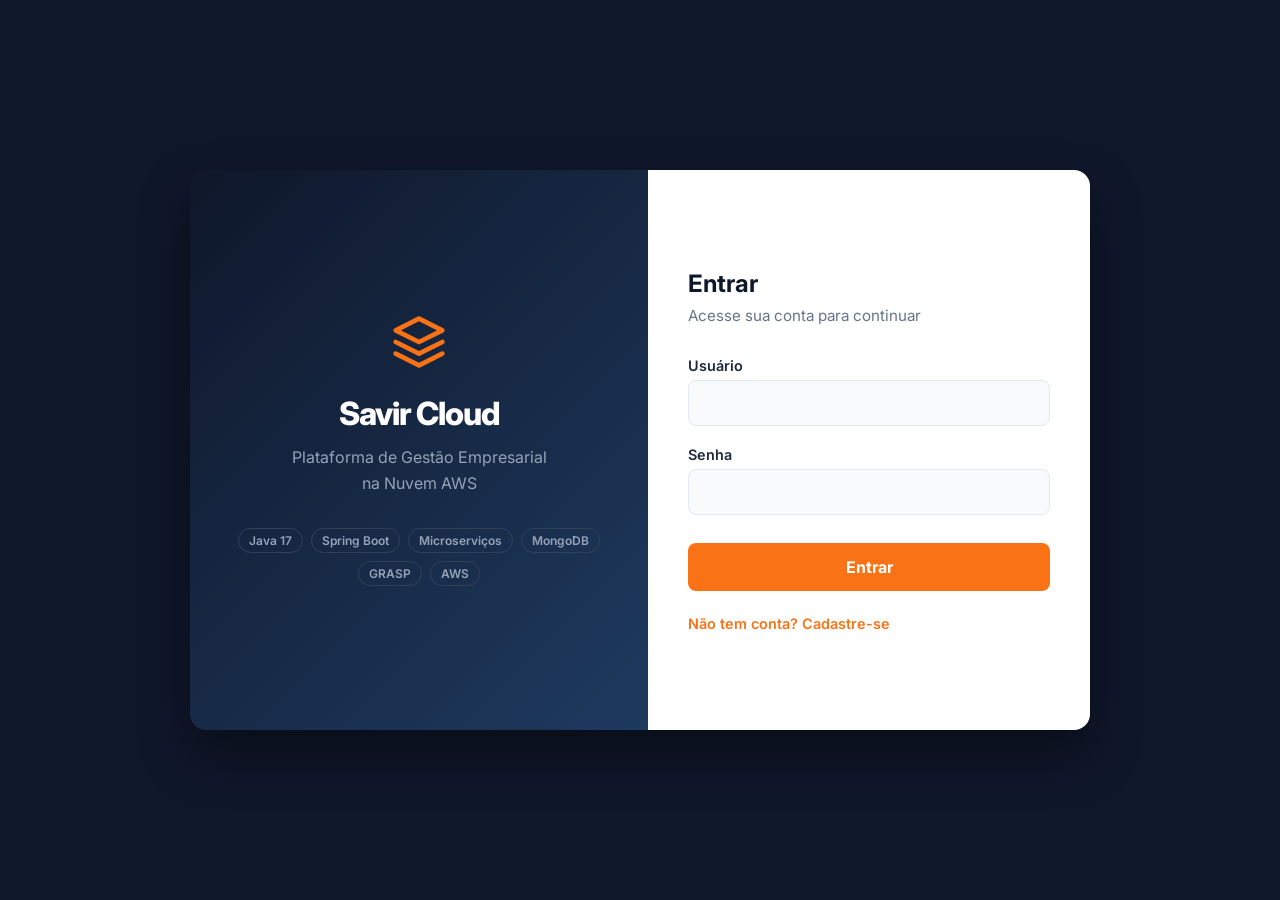
<file: frontend/index.html>
<!DOCTYPE html>
<html lang="pt-br">
<head>
  <meta charset="UTF-8">
  <meta name="viewport" content="width=device-width, initial-scale=1.0">
  <title>Savir Cloud - Login</title>
  <link rel="preconnect" href="https://fonts.googleapis.com">
  <link href="https://fonts.googleapis.com/css2?family=Inter:wght@400;600;700;800&display=swap" rel="stylesheet">
  <style>
    *, *::before, *::after { box-sizing: border-box; margin: 0; padding: 0; }

    body {
      font-family: 'Inter', -apple-system, BlinkMacSystemFont, 'Segoe UI', Roboto, sans-serif;
      background: #0f172a;
      display: flex;
      align-items: center;
      justify-content: center;
      min-height: 100vh;
      min-height: 100dvh;
      padding: 0;
      -webkit-font-smoothing: antialiased;
      -webkit-text-size-adjust: 100%;
    }

    /* ===== SPLIT LAYOUT ===== */
    .auth-wrapper {
      display: flex;
      width: 900px;
      max-width: 100vw;
      min-height: 560px;
      border-radius: 16px;
      overflow: hidden;
      box-shadow: 0 25px 50px rgba(0,0,0,0.4);
    }

    /* Left: Brand */
    .auth-brand {
      flex: 1;
      background: linear-gradient(135deg, #0f172a 0%, #1e3a5f 100%);
      display: flex;
      flex-direction: column;
      justify-content: center;
      align-items: center;
      padding: 3rem;
      color: #ffffff;
      text-align: center;
    }
    .auth-brand svg { width: 56px; height: 56px; color: #f97316; margin-bottom: 1.5rem; }
    .auth-brand h1 { font-size: 2rem; font-weight: 800; letter-spacing: -1px; margin-bottom: 0.75rem; }
    .auth-brand p { font-size: 1rem; color: #94a3b8; line-height: 1.6; max-width: 260px; }
    .tech-badges { margin-top: 2rem; display: flex; flex-wrap: wrap; gap: 8px; justify-content: center; }
    .tech-badges span {
      font-size: 0.75rem; font-weight: 600; padding: 4px 10px;
      border-radius: 20px; border: 1px solid #334155; color: #94a3b8;
    }

    /* Right: Form */
    .auth-form-side {
      flex: 1;
      background: #ffffff;
      display: flex;
      flex-direction: column;
      justify-content: center;
      padding: 2.5rem;
    }
    .auth-form-side h2 { font-size: 1.5rem; font-weight: 700; color: #0f172a; margin-bottom: 0.5rem; }
    .auth-form-side .subtitle { font-size: 0.95rem; color: #64748b; margin-bottom: 2rem; }

    .form-group { margin-bottom: 1.25rem; }
    .form-group label {
      display: block; font-size: 0.9rem; font-weight: 600;
      margin-bottom: 6px; color: #1e293b;
    }
    .form-group input {
      width: 100%; padding: 12px 14px;
      border: 1px solid #e2e8f0; border-radius: 8px;
      font-size: 16px; /* 16px prevents iOS zoom */
      font-family: 'Inter', sans-serif;
      transition: border-color 0.2s, box-shadow 0.2s;
      background: #f8fafc;
      -webkit-appearance: none;
      appearance: none;
    }
    .form-group input:focus {
      outline: none; border-color: #f97316;
      box-shadow: 0 0 0 3px rgba(249, 115, 22, 0.12);
      background: #ffffff;
    }

    .btn-submit {
      width: 100%; padding: 14px; border: none; border-radius: 8px;
      font-size: 1rem; font-weight: 700;
      font-family: 'Inter', sans-serif;
      cursor: pointer; transition: background 0.2s;
      background: #f97316; color: #ffffff;
      margin-top: 0.5rem;
      -webkit-appearance: none;
      appearance: none;
    }
    .btn-submit:hover { background: #ea580c; }
    .btn-submit:active { background: #c2410c; }
    .btn-submit:disabled { opacity: 0.7; cursor: not-allowed; }

    .toggle-link {
      display: block; text-align: center; margin-top: 1.5rem;
      color: #f97316; cursor: pointer; font-weight: 600;
      font-size: 0.9rem; text-decoration: none; background: none; border: none;
      font-family: inherit;
    }
    .toggle-link:hover { text-decoration: underline; }
    .toggle-link.muted { color: #64748b; }

    .msg-box {
      padding: 10px 14px; border-radius: 8px; margin-bottom: 1rem;
      font-weight: 600; text-align: center; font-size: 0.9rem;
    }
    .msg-box.error { color: #ef4444; background: rgba(239,68,68,0.08); }
    .msg-box.success { color: #059669; background: rgba(5,150,105,0.08); }

    .hidden { display: none !important; }

    /* ===== MOBILE ===== */
    @media (max-width: 768px) {
      body { background: #ffffff; }
      .auth-brand { display: none; }
      .auth-wrapper {
        width: 100%; max-width: 100%;
        border-radius: 0; min-height: 100vh; min-height: 100dvh;
        box-shadow: none;
      }
      .auth-form-side {
        padding: 2rem 1.5rem;
        justify-content: flex-start;
        padding-top: 15vh;
      }
      .auth-form-side h2 { font-size: 1.75rem; }
    }
  </style>
</head>
<body>
  <div class="auth-wrapper">
    <!-- Left: Brand Panel -->
    <div class="auth-brand">
      <svg viewBox="0 0 24 24" fill="none" stroke="currentColor" stroke-width="2" stroke-linecap="round" stroke-linejoin="round"><path d="M12 2L2 7l10 5 10-5-10-5zM2 17l10 5 10-5M2 12l10 5 10-5"/></svg>
      <h1>Savir Cloud</h1>
      <p>Plataforma de Gestão Empresarial na Nuvem AWS</p>
      <div class="tech-badges">
        <span>Java 17</span>
        <span>Spring Boot</span>
        <span>Microserviços</span>
        <span>MongoDB</span>
        <span>GRASP</span>
        <span>AWS</span>
      </div>
    </div>

    <!-- Right: Forms -->
    <div class="auth-form-side">
      <!-- LOGIN VIEW -->
      <div id="login-view">
        <h2>Entrar</h2>
        <p class="subtitle">Acesse sua conta para continuar</p>
        <div id="login-error" class="msg-box error hidden"></div>
        <form id="login-form">
          <div class="form-group">
            <label for="login">Usuário</label>
            <input type="text" id="login" autocomplete="username" required>
          </div>
          <div class="form-group">
            <label for="password">Senha</label>
            <input type="password" id="password" autocomplete="current-password" required>
          </div>
          <button type="submit" class="btn-submit" id="btn-login">Entrar</button>
        </form>
        <button class="toggle-link" onclick="toggleView('register')">Não tem conta? Cadastre-se</button>
      </div>

      <!-- REGISTER VIEW -->
      <div id="register-view" class="hidden">
        <h2>Criar Conta</h2>
        <p class="subtitle">Junte-se ao Savir Cloud</p>
        <div id="register-msg" class="msg-box hidden"></div>
        <form id="register-form">
          <div class="form-group">
            <label for="reg-name">Nome Completo</label>
            <input type="text" id="reg-name" autocomplete="name" required>
          </div>
          <div class="form-group">
            <label for="reg-email">E-mail</label>
            <input type="email" id="reg-email" autocomplete="email" required>
          </div>
          <div class="form-group">
            <label for="reg-login">Login</label>
            <input type="text" id="reg-login" autocomplete="username" required>
          </div>
          <div class="form-group">
            <label for="reg-password">Senha</label>
            <input type="password" id="reg-password" autocomplete="new-password" required>
          </div>
          <button type="submit" class="btn-submit" id="btn-register">Criar Conta</button>
        </form>
        <button class="toggle-link muted" onclick="toggleView('login')">Já tem conta? Faça login</button>
      </div>
    </div>
  </div>

  <script src="js/app.js"></script>
  <script>
    if (isLoggedIn()) window.location.href = 'dashboard.html';

    function toggleView(view) {
      document.getElementById('login-error').classList.add('hidden');
      document.getElementById('register-msg').classList.add('hidden');
      if (view === 'register') {
        document.getElementById('login-view').classList.add('hidden');
        document.getElementById('register-view').classList.remove('hidden');
      } else {
        document.getElementById('register-view').classList.add('hidden');
        document.getElementById('login-view').classList.remove('hidden');
      }
    }

    document.getElementById('login-form').addEventListener('submit', async (e) => {
      e.preventDefault();
      const btn = document.getElementById('btn-login');
      const err = document.getElementById('login-error');
      btn.textContent = 'Entrando...'; btn.disabled = true;
      err.classList.add('hidden');
      try {
        await login(document.getElementById('login').value, document.getElementById('password').value);
      } catch (ex) {
        err.textContent = ex.message; err.classList.remove('hidden');
        btn.textContent = 'Entrar'; btn.disabled = false;
      }
    });

    document.getElementById('register-form').addEventListener('submit', async (e) => {
      e.preventDefault();
      const btn = document.getElementById('btn-register');
      const msgBox = document.getElementById('register-msg');
      btn.textContent = 'Criando...'; btn.disabled = true;
      msgBox.classList.add('hidden');

      const payload = {
        name: document.getElementById('reg-name').value,
        email: document.getElementById('reg-email').value,
        login: document.getElementById('reg-login').value,
        password: document.getElementById('reg-password').value,
        profile: 'Usuário'
      };

      try {
        const response = await fetch(AUTH_URL + '/api/users', {
          method: 'POST',
          headers: { 'Content-Type': 'application/json' },
          body: JSON.stringify(payload)
        });
        if (!response.ok) {
          const errData = await response.json().catch(() => ({ error: 'Erro ao criar conta' }));
          throw new Error(errData.error || 'Erro ao criar conta');
        }
        msgBox.textContent = 'Conta criada! Redirecionando para o login...';
        msgBox.className = 'msg-box success';
        document.getElementById('register-form').reset();
        btn.textContent = 'Criar Conta'; btn.disabled = false;
        setTimeout(() => toggleView('login'), 1500);
      } catch (ex) {
        msgBox.textContent = ex.message;
        msgBox.className = 'msg-box error';
        btn.textContent = 'Criar Conta'; btn.disabled = false;
      }
    });
  </script>
</body>
</html>
</file>
<file: frontend/css/style.css>
/* Balanced Human-Crafted SaaS Theme (Navy & Coral) */
@import url('https://fonts.googleapis.com/css2?family=Inter:wght@400;500;600;700&display=swap');

:root {
  /* Soft Background & Clean Cards */
  --bg-color: #f4f7fb; 
  --card-bg: #ffffff;
  
  /* Primary Text */
  --text-primary: #1e293b; /* Dark Slate */
  --text-secondary: #64748b;
  --border-color: #e2e8f0;
  
  /* Brand Complementary Palette */
  --brand-navy: #0f172a; /* Deep Navy Header */
  --accent-coral: #f97316; /* Vibrant Coral/Orange for buttons/accents */
  --accent-coral-hover: #ea580c;
  
  --success: #059669; /* Emerald for success */
  --danger: #ef4444; /* Red for errors */
  
  --shadow-sm: 0 1px 3px rgba(15, 23, 42, 0.08);
  --shadow-md: 0 4px 6px -1px rgba(15, 23, 42, 0.1);
  --radius: 12px;
}

* { box-sizing: border-box; margin: 0; padding: 0; }
body {
  font-family: 'Inter', sans-serif;
  background-color: var(--bg-color);
  color: var(--text-primary);
  line-height: 1.6;
  -webkit-font-smoothing: antialiased;
}

/* Header */
.header {
  background-color: var(--brand-navy);
  color: #ffffff;
  padding: 0 2rem;
  height: 64px;
  display: flex;
  justify-content: space-between;
  align-items: center;
  box-shadow: 0 2px 10px rgba(0,0,0,0.1);
  position: sticky;
  top: 0;
  z-index: 100;
}
.header-logo {
  font-size: 1.25rem;
  font-weight: 700;
  display: flex;
  align-items: center;
  gap: 10px;
  letter-spacing: -0.5px;
}
.header-logo svg {
  color: var(--accent-coral);
}

.nav-menu {
  display: flex;
  gap: 20px;
  align-items: center;
}
.nav-link {
  text-decoration: none;
  color: #cbd5e1;
  font-size: 0.95rem;
  font-weight: 500;
  transition: all 0.2s;
  padding: 6px 12px;
  border-radius: 6px;
}
.nav-link:hover {
  color: #ffffff;
  background-color: rgba(255, 255, 255, 0.1);
}

.header-actions {
  display: flex;
  align-items: center;
  gap: 16px;
}

/* User Badge - Cleaned up to match site */
.user-badge {
  display: flex;
  align-items: center;
  gap: 8px;
  font-size: 0.85rem;
  font-weight: 600;
  color: #ffffff;
  background-color: rgba(255, 255, 255, 0.1);
  padding: 6px 14px;
  border-radius: 20px;
  border: 1px solid rgba(255, 255, 255, 0.2);
}
.user-badge svg { color: var(--accent-coral); }

/* Dropdown */
.dropdown { position: relative; }
.dropdown-content {
  display: none; /* Controlled by JS .show */
  position: absolute;
  top: 100%;
  left: 0;
  background: var(--card-bg);
  border: 1px solid var(--border-color);
  border-radius: 8px;
  box-shadow: var(--shadow-md);
  min-width: 180px;
  padding: 6px 0;
  margin-top: 10px;
  z-index: 200;
}
.dropdown-content.show {
  display: block;
  animation: slideDown 0.2s ease-out;
}
@keyframes slideDown {
  from { opacity: 0; transform: translateY(-5px); }
  to { opacity: 1; transform: translateY(0); }
}

.dropdown-content a {
  display: block;
  padding: 10px 16px;
  color: var(--text-primary);
  text-decoration: none;
  font-size: 0.9rem;
  font-weight: 500;
  border-left: 3px solid transparent;
  transition: all 0.2s;
}
.dropdown-content a:hover {
  background: var(--bg-color);
  border-left-color: var(--accent-coral);
  color: var(--accent-coral);
}

/* Layout */
.container {
  max-width: 1100px;
  margin: 2.5rem auto;
  padding: 0 1.5rem;
}
.card {
  background: var(--card-bg);
  border: 1px solid var(--border-color);
  border-radius: var(--radius);
  padding: 2rem;
  margin-bottom: 1.5rem;
  box-shadow: var(--shadow-sm);
}
.card-header {
  display: flex;
  justify-content: space-between;
  align-items: center;
  margin-bottom: 1.5rem;
  border-bottom: 1px solid var(--border-color);
  padding-bottom: 1rem;
}
.card-header h2 {
  font-size: 1.25rem;
  font-weight: 700;
  color: var(--brand-navy);
}

/* Typography & Lists */
h3 { font-size: 1.1rem; font-weight: 600; margin-bottom: 12px; color: var(--brand-navy); }
p { font-size: 0.95rem; color: var(--text-secondary); line-height: 1.6; }

/* Buttons */
.btn {
  padding: 8px 16px;
  border-radius: 8px;
  font-size: 0.9rem;
  font-weight: 600;
  cursor: pointer;
  border: none;
  transition: all 0.2s;
  display: inline-flex;
  align-items: center;
  gap: 8px;
}
.btn-primary {
  background: var(--accent-coral);
  color: #fff;
  box-shadow: 0 2px 4px rgba(249, 115, 22, 0.2);
}
.btn-primary:hover {
  background: var(--accent-coral-hover);
  transform: translateY(-1px);
}
.btn-success { background: var(--success); color: white; }
.btn-success:hover { background: #047857; }

.btn-outline {
  background: transparent;
  border: 1px solid rgba(255,255,255,0.4);
  color: #ffffff;
}
.btn-outline:hover {
  background: rgba(255,255,255,0.1);
}
.btn-secondary {
  background: #f1f5f9;
  color: var(--text-primary);
  border: 1px solid var(--border-color);
}
.btn-secondary:hover {
  background: #e2e8f0;
}

/* Dashboard Stats */
.stats-grid {
  display: grid;
  grid-template-columns: repeat(3, 1fr);
  gap: 1.5rem;
}
.stat-card {
  padding: 1.5rem;
  background: #ffffff;
  border: 1px solid var(--border-color);
  border-radius: var(--radius);
  box-shadow: var(--shadow-sm);
  display: flex;
  flex-direction: column;
  position: relative;
  overflow: hidden;
}
/* Subtle top border for stats */
.stat-card::before {
  content: ''; position: absolute; top: 0; left: 0; right: 0; height: 4px;
}
.stat-card:nth-child(1)::before { background: var(--brand-navy); }
.stat-card:nth-child(2)::before { background: var(--accent-coral); }
.stat-card:nth-child(3)::before { background: var(--success); }

.stat-label {
  font-size: 0.8rem;
  font-weight: 600;
  text-transform: uppercase;
  color: var(--text-secondary);
  letter-spacing: 0.5px;
  margin-bottom: 8px;
}
.stat-number {
  font-size: 2.2rem;
  font-weight: 800;
  color: var(--brand-navy);
  line-height: 1;
}

/* Activity Feed */
.activity-feed { display: flex; flex-direction: column; gap: 12px; margin-top: 10px; }
.activity-item {
  display: flex;
  align-items: flex-start;
  gap: 12px;
  padding: 12px;
  background: var(--bg-color);
  border-radius: 8px;
}
.activity-dot { 
  width: 10px; height: 10px; 
  border-radius: 50%; 
  margin-top: 5px;
}
.activity-dot.blue { background: var(--brand-navy); }
.activity-dot.green { background: var(--success); }
.activity-dot.red { background: var(--accent-coral); }
.activity-content { flex: 1; font-size: 0.9rem; font-weight: 500; color: var(--text-primary); }
.activity-time { font-size: 0.8rem; color: var(--text-secondary); display: block; margin-top: 2px;}

/* Tables */
table { width: 100%; border-collapse: separate; border-spacing: 0; }
th { 
  text-align: left; 
  padding: 12px 16px; 
  border-bottom: 2px solid var(--border-color); 
  background: #f8fafc;
  font-size: 0.85rem; 
  font-weight: 600; 
  color: var(--text-secondary); 
  text-transform: uppercase;
}
td { 
  padding: 16px; 
  border-bottom: 1px solid var(--border-color); 
  font-size: 0.95rem; 
  color: var(--text-primary);
}
tr:last-child td { border-bottom: none; }
tr:hover td { background-color: #f8fafc; }

.action-btn { 
  background: none; border: none; cursor: pointer; 
  font-size: 0.85rem; margin-right: 12px; font-weight: 600; 
  padding: 6px 12px; border-radius: 6px; transition: all 0.2s;
}
.action-edit { color: var(--brand-navy); background: #f1f5f9; }
.action-edit:hover { background: var(--brand-navy); color: white; }
.action-delete { color: var(--danger); background: #fef2f2; }
.action-delete:hover { background: var(--danger); color: white; }

/* Modals */
.modal-overlay { 
  position: fixed; inset: 0; 
  background: rgba(15, 23, 42, 0.5); 
  backdrop-filter: blur(2px);
  display: flex; align-items: center; justify-content: center; z-index: 1000; 
  animation: fadeIn 0.2s ease-out;
}
.modal { 
  background: var(--card-bg); width: 100%; max-width: 450px; 
  padding: 2.5rem; border-radius: 12px; 
  box-shadow: 0 20px 40px rgba(0, 0, 0, 0.1); 
  animation: slideUp 0.3s cubic-bezier(0.16, 1, 0.3, 1);
}
.modal h3 { margin-bottom: 1.5rem; font-size: 1.25rem; font-weight: 700; color: var(--brand-navy); }
.hidden { display: none !important; }

/* Forms */
.form-group { margin-bottom: 1.25rem; }
.form-group label { display: block; font-size: 0.9rem; font-weight: 600; margin-bottom: 6px; color: var(--text-primary); }
.form-group input, .form-group select { 
  width: 100%; padding: 10px 14px; 
  border: 1px solid var(--border-color); 
  border-radius: 8px; font-size: 0.95rem; font-family: inherit; 
  transition: all 0.2s; background: #ffffff;
}
.form-group input:focus, .form-group select:focus { 
  outline: none; border-color: var(--accent-coral); 
  box-shadow: 0 0 0 3px rgba(249, 115, 22, 0.15); 
}
.form-group input[readonly], .form-group input:disabled { background: #f8fafc; color: #94a3b8; cursor: not-allowed; }
.modal-actions { display: flex; justify-content: flex-end; gap: 12px; margin-top: 2rem; }

/* Alerts */
.info-banner { 
  padding: 14px 16px; border-radius: 8px; font-size: 0.95rem; font-weight: 500; 
  margin-bottom: 1.5rem; border: 1px solid var(--border-color); 
  display: flex; align-items: center; gap: 10px;
}
.info-banner.admin { background: #f0fdf4; color: #166534; border-left: 4px solid var(--success); }
.info-banner.user { background: #f8fafc; color: var(--text-secondary); border-left: 4px solid #cbd5e1; }

/* Login */
.login-body { display: flex; align-items: center; justify-content: center; background: var(--bg-color); }
.login-card { 
  width: 100%; max-width: 480px; padding: 3.5rem 3rem; 
  border-radius: 16px; 
  background: var(--card-bg);
  border: 1px solid var(--border-color);
  box-shadow: var(--shadow-md);
}
.login-card h2 { margin-bottom: 2rem; font-size: 1.75rem; font-weight: 800; text-align: center; color: var(--brand-navy); }
.login-card .btn { width: 100%; padding: 12px; justify-content: center; margin-top: 1rem; font-size: 1rem; }

/* Animations */
@keyframes fadeIn { from { opacity: 0; } to { opacity: 1; } }
@keyframes slideUp { from { opacity: 0; transform: translateY(20px); } to { opacity: 1; transform: translateY(0); } }
</file>
